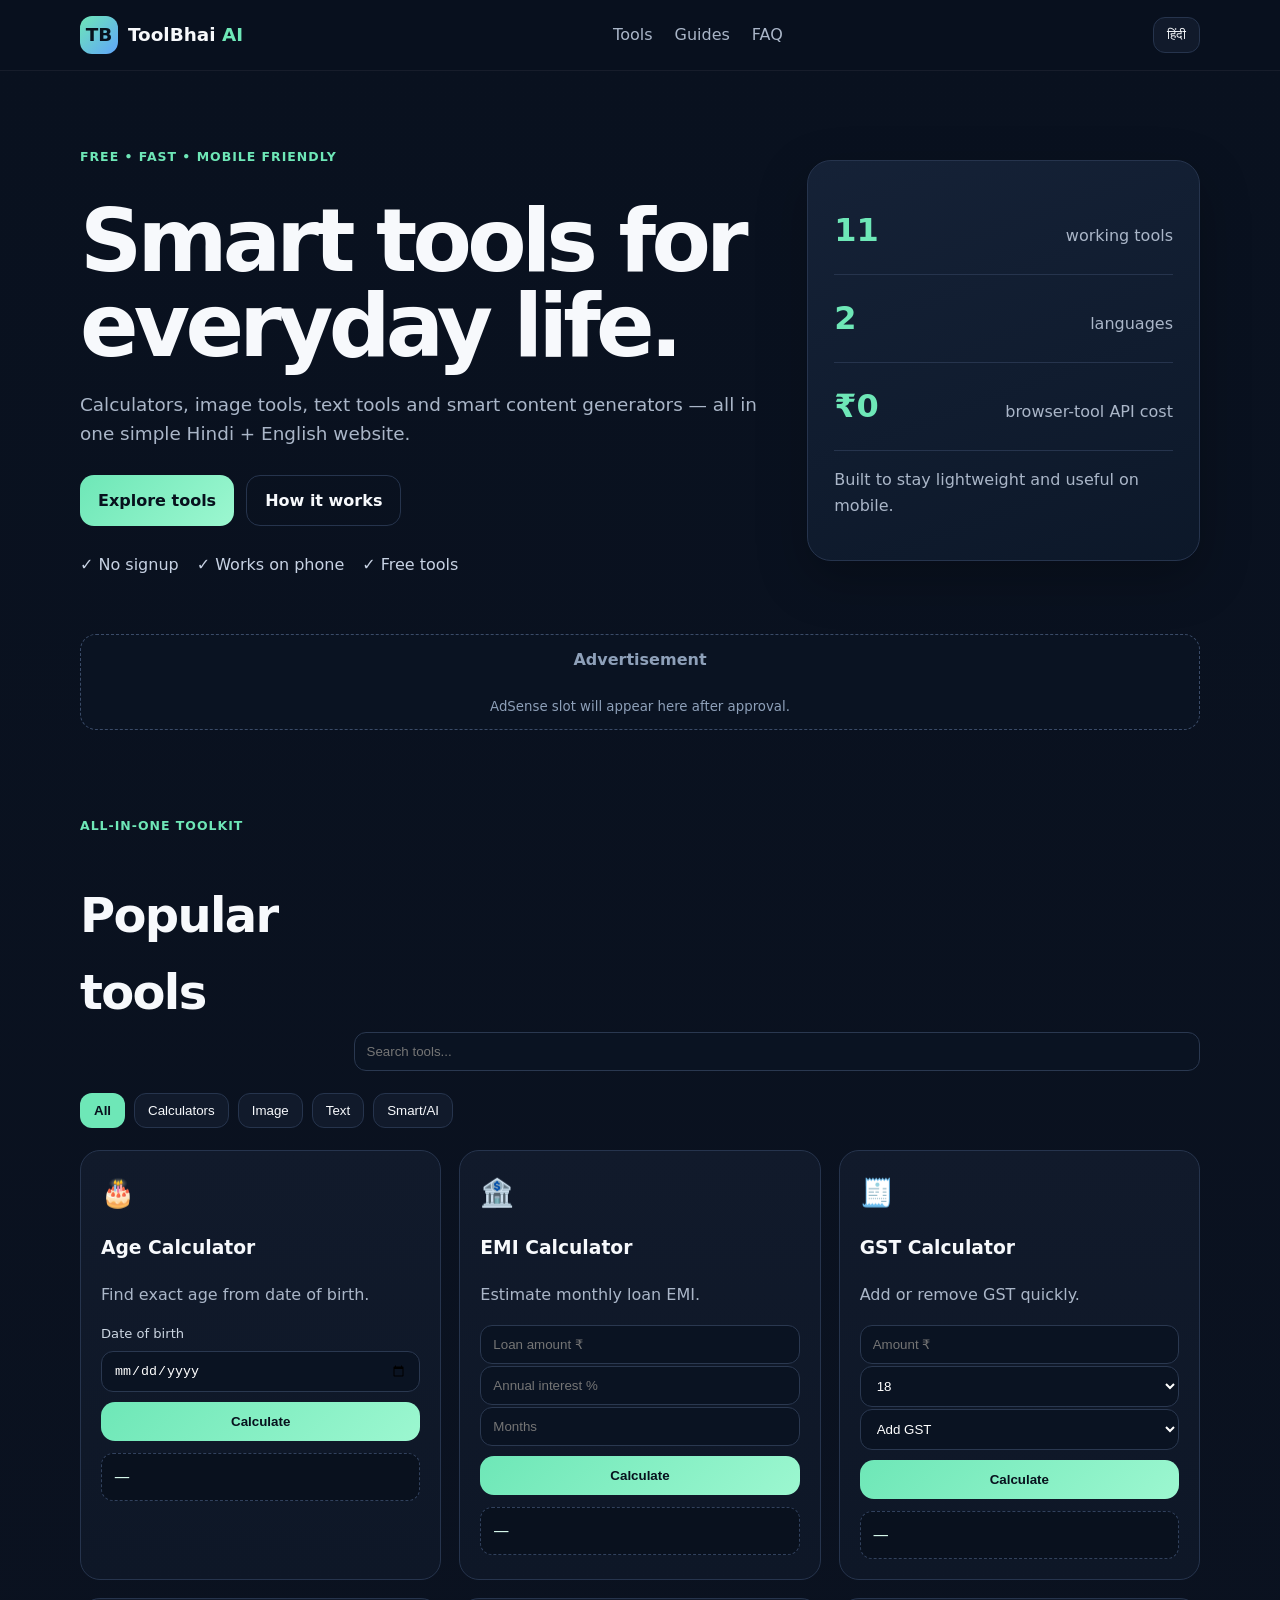
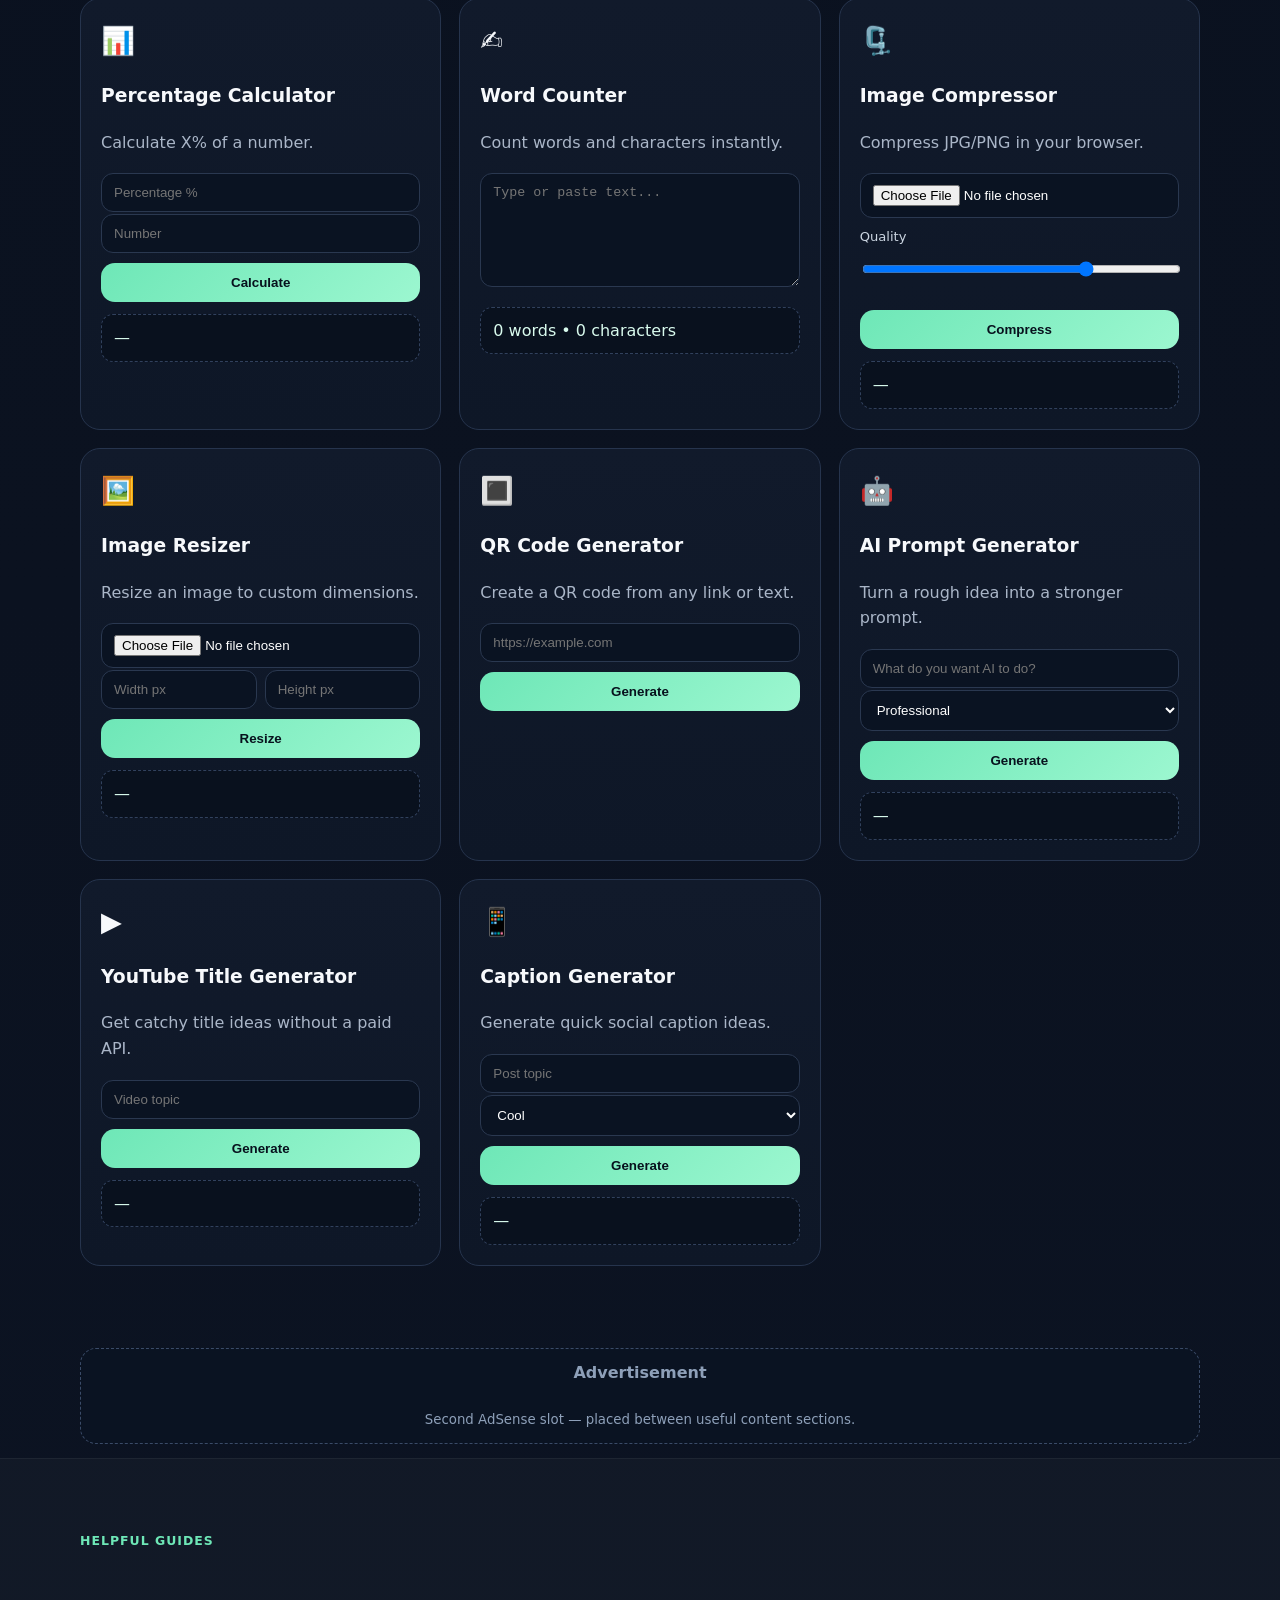
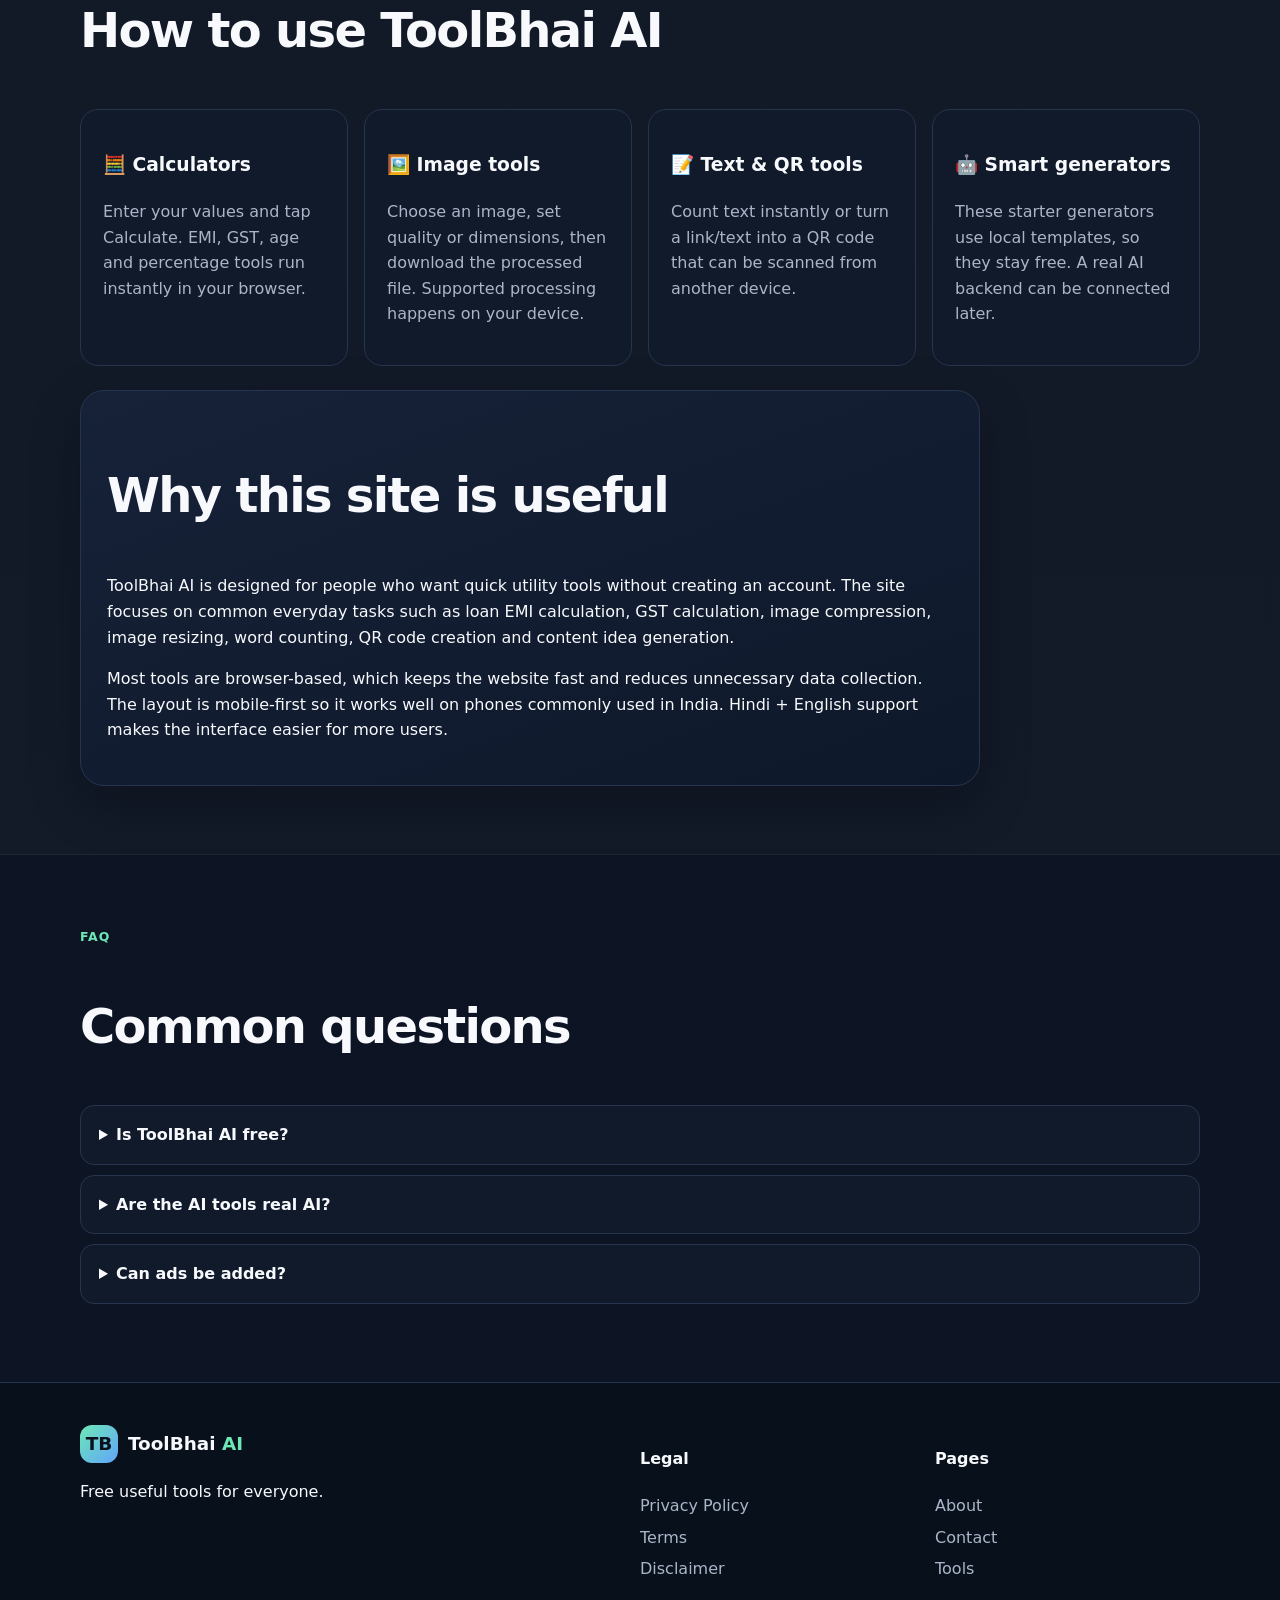
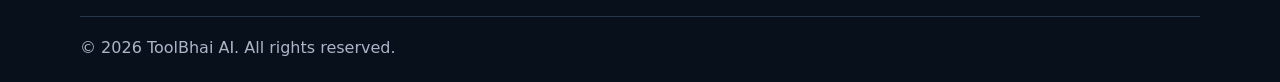
<file: index.html>
<!doctype html>
<html lang="en">
<head>
  <meta charset="utf-8" />
  <meta name="viewport" content="width=device-width, initial-scale=1" />
  <title>ToolBhai AI — Free Online Tools in Hindi & English</title>
  <meta name="description" content="Free online calculators, image tools, text tools, QR code generator and smart content tools for Indian mobile users. Hindi + English." />
  <meta name="robots" content="index,follow,max-image-preview:large" />
  <link rel="canonical" href="https://ashuprajapati75359-alt.github.io/toolbhai-ai/" />
  <meta property="og:title" content="ToolBhai AI — Free Online Tools" />
  <meta property="og:description" content="Fast, free and mobile-friendly tools for calculations, images, text, QR codes and content ideas." />
  <meta property="og:type" content="website" />
  <meta property="og:url" content="https://ashuprajapati75359-alt.github.io/toolbhai-ai/" />
  <link rel="stylesheet" href="styles.css" />
  <script async src="https://pagead2.googlesyndication.com/pagead/js/adsbygoogle.js?client=ca-pub-1234567890123456" crossorigin="anonymous"></script>
  <!-- Search Console verification meta tag can also be added here. -->
  <script type="application/ld+json">
  {
    "@context":"https://schema.org",
    "@type":"WebSite",
    "name":"ToolBhai AI",
    "url":"https://ashuprajapati75359-alt.github.io/toolbhai-ai/",
    "description":"Free Hindi + English online utility tools."
  }
  </script>
</head>
<body>
<header class="site-header">
  <div class="container nav">
    <a class="brand" href="#top"><span class="brand-mark">TB</span><span>ToolBhai <b>AI</b></span></a>
    <nav class="nav-links"><a href="#tools">Tools</a><a href="#guides">Guides</a><a href="#faq">FAQ</a></nav>
    <button id="langToggle" class="lang-btn" type="button">हिंदी</button>
  </div>
</header>

<main id="top">
  <section class="hero">
    <div class="container hero-grid">
      <div>
        <span class="eyebrow" data-i18n="eyebrow">Free • Fast • Mobile friendly</span>
        <h1 data-i18n="heroTitle">Smart tools for everyday life.</h1>
        <p class="hero-copy" data-i18n="heroCopy">Calculators, image tools, text tools and smart content generators — all in one simple Hindi + English website.</p>
        <div class="hero-actions"><a class="btn primary" href="#tools">Explore tools</a><a class="btn ghost" href="#guides">How it works</a></div>
        <div class="trust-row"><span>✓ No signup</span><span>✓ Works on phone</span><span>✓ Free tools</span></div>
      </div>
      <div class="hero-card">
        <div class="mini-stat"><strong>11</strong><span>working tools</span></div>
        <div class="mini-stat"><strong>2</strong><span>languages</span></div>
        <div class="mini-stat"><strong>₹0</strong><span>browser-tool API cost</span></div>
        <p>Built to stay lightweight and useful on mobile.</p>
      </div>
    </div>
  </section>

  <section class="container ad-section" aria-label="Advertisement">
    <div class="ad-placeholder"><span>Advertisement</span><small>AdSense slot will appear here after approval.</small></div>
  </section>

  <section class="container section" id="tools">
    <div class="section-head">
      <div><span class="eyebrow">All-in-one toolkit</span><h2>Popular tools</h2></div>
      <input id="toolSearch" class="search" type="search" placeholder="Search tools..." aria-label="Search tools" />
    </div>
    <div class="category-chips" id="chips">
      <button class="chip active" data-filter="all">All</button>
      <button class="chip" data-filter="calculator">Calculators</button>
      <button class="chip" data-filter="image">Image</button>
      <button class="chip" data-filter="text">Text</button>
      <button class="chip" data-filter="smart">Smart/AI</button>
    </div>

    <div class="tool-grid" id="toolGrid">
      <article class="tool-card" data-category="calculator" data-name="age calculator"><div class="icon">🎂</div><h3>Age Calculator</h3><p>Find exact age from date of birth.</p><label>Date of birth</label><input id="dob" type="date" /><button class="btn small" onclick="calcAge()">Calculate</button><div class="result" id="ageResult">—</div></article>
      <article class="tool-card" data-category="calculator" data-name="emi calculator loan"><div class="icon">🏦</div><h3>EMI Calculator</h3><p>Estimate monthly loan EMI.</p><input id="loan" type="number" placeholder="Loan amount ₹" min="0" /><input id="rate" type="number" step="0.01" placeholder="Annual interest %" min="0" /><input id="months" type="number" placeholder="Months" min="1" /><button class="btn small" onclick="calcEMI()">Calculate</button><div class="result" id="emiResult">—</div></article>
      <article class="tool-card" data-category="calculator" data-name="gst calculator"><div class="icon">🧾</div><h3>GST Calculator</h3><p>Add or remove GST quickly.</p><input id="gstAmount" type="number" placeholder="Amount ₹" min="0" /><select id="gstRate"><option>5</option><option>12</option><option selected>18</option><option>28</option></select><select id="gstMode"><option value="add">Add GST</option><option value="remove">Remove GST</option></select><button class="btn small" onclick="calcGST()">Calculate</button><div class="result" id="gstResult">—</div></article>
      <article class="tool-card" data-category="calculator" data-name="percentage calculator"><div class="icon">📊</div><h3>Percentage Calculator</h3><p>Calculate X% of a number.</p><input id="pct" type="number" placeholder="Percentage %" /><input id="pctNum" type="number" placeholder="Number" /><button class="btn small" onclick="calcPercent()">Calculate</button><div class="result" id="pctResult">—</div></article>
      <article class="tool-card" data-category="text" data-name="word counter text"><div class="icon">✍️</div><h3>Word Counter</h3><p>Count words and characters instantly.</p><textarea id="wordText" rows="6" placeholder="Type or paste text..."></textarea><div class="result" id="wordResult">0 words • 0 characters</div></article>
      <article class="tool-card" data-category="image" data-name="image compressor compress"><div class="icon">🗜️</div><h3>Image Compressor</h3><p>Compress JPG/PNG in your browser.</p><input id="compressInput" type="file" accept="image/*" /><label>Quality <input id="quality" type="range" min="0.2" max="0.95" step="0.05" value="0.75"/></label><button class="btn small" onclick="compressImage()">Compress</button><div class="result" id="compressResult">—</div></article>
      <article class="tool-card" data-category="image" data-name="image resizer resize"><div class="icon">🖼️</div><h3>Image Resizer</h3><p>Resize an image to custom dimensions.</p><input id="resizeInput" type="file" accept="image/*" /><div class="two-col"><input id="resizeW" type="number" placeholder="Width px" min="1" /><input id="resizeH" type="number" placeholder="Height px" min="1" /></div><button class="btn small" onclick="resizeImage()">Resize</button><div class="result" id="resizeResult">—</div></article>
      <article class="tool-card" data-category="text" data-name="qr code generator"><div class="icon">🔳</div><h3>QR Code Generator</h3><p>Create a QR code from any link or text.</p><input id="qrText" type="text" placeholder="https://example.com" /><button class="btn small" onclick="makeQR()">Generate</button><div class="qr-wrap" id="qrWrap"></div></article>
      <article class="tool-card" data-category="smart" data-name="ai prompt generator"><div class="icon">🤖</div><h3>AI Prompt Generator</h3><p>Turn a rough idea into a stronger prompt.</p><input id="promptTask" type="text" placeholder="What do you want AI to do?" /><select id="promptTone"><option>Professional</option><option>Friendly</option><option>Creative</option><option>Concise</option></select><button class="btn small" onclick="makePrompt()">Generate</button><div class="result selectable" id="promptResult">—</div></article>
      <article class="tool-card" data-category="smart" data-name="youtube title generator ai"><div class="icon">▶️</div><h3>YouTube Title Generator</h3><p>Get catchy title ideas without a paid API.</p><input id="ytTopic" type="text" placeholder="Video topic" /><button class="btn small" onclick="makeTitles()">Generate</button><div class="result selectable" id="ytResult">—</div></article>
      <article class="tool-card" data-category="smart" data-name="instagram caption generator ai"><div class="icon">📱</div><h3>Caption Generator</h3><p>Generate quick social caption ideas.</p><input id="captionTopic" type="text" placeholder="Post topic" /><select id="captionMood"><option>Cool</option><option>Funny</option><option>Motivational</option><option>Simple</option></select><button class="btn small" onclick="makeCaption()">Generate</button><div class="result selectable" id="captionResult">—</div></article>
    </div>
  </section>

  <section class="container ad-section" aria-label="Advertisement">
    <div class="ad-placeholder"><span>Advertisement</span><small>Second AdSense slot — placed between useful content sections.</small></div>
  </section>

  <section class="section muted" id="guides">
    <div class="container">
      <span class="eyebrow">Helpful guides</span><h2>How to use ToolBhai AI</h2>
      <div class="guide-grid">
        <article class="feature"><h3>🧮 Calculators</h3><p>Enter your values and tap Calculate. EMI, GST, age and percentage tools run instantly in your browser.</p></article>
        <article class="feature"><h3>🖼️ Image tools</h3><p>Choose an image, set quality or dimensions, then download the processed file. Supported processing happens on your device.</p></article>
        <article class="feature"><h3>📝 Text & QR tools</h3><p>Count text instantly or turn a link/text into a QR code that can be scanned from another device.</p></article>
        <article class="feature"><h3>🤖 Smart generators</h3><p>These starter generators use local templates, so they stay free. A real AI backend can be connected later.</p></article>
      </div>
      <div class="content-card seo-copy">
        <h2>Why this site is useful</h2>
        <p>ToolBhai AI is designed for people who want quick utility tools without creating an account. The site focuses on common everyday tasks such as loan EMI calculation, GST calculation, image compression, image resizing, word counting, QR code creation and content idea generation.</p>
        <p>Most tools are browser-based, which keeps the website fast and reduces unnecessary data collection. The layout is mobile-first so it works well on phones commonly used in India. Hindi + English support makes the interface easier for more users.</p>
      </div>
    </div>
  </section>

  <section class="container section" id="faq">
    <span class="eyebrow">FAQ</span><h2>Common questions</h2>
    <details><summary>Is ToolBhai AI free?</summary><p>Yes. The current browser-based tools are free to use.</p></details>
    <details><summary>Are the AI tools real AI?</summary><p>The current prompt, title and caption generators are template-based. They do not send your text to a paid AI API.</p></details>
    <details><summary>Can ads be added?</summary><p>Yes. Ad slots are prepared. Actual Google ads can be enabled after the site is connected to an approved AdSense account.</p></details>
  </section>
</main>

<footer>
  <div class="container footer-grid">
    <div><div class="brand"><span class="brand-mark">TB</span><span>ToolBhai <b>AI</b></span></div><p>Free useful tools for everyone.</p></div>
    <div><h4>Legal</h4><a href="privacy.html">Privacy Policy</a><a href="terms.html">Terms</a><a href="disclaimer.html">Disclaimer</a></div>
    <div><h4>Pages</h4><a href="about.html">About</a><a href="contact.html">Contact</a><a href="#tools">Tools</a></div>
  </div>
  <div class="container copyright">© <span id="year"></span> ToolBhai AI. All rights reserved.</div>
</footer>
<canvas id="workCanvas" hidden></canvas>
<script src="app.js"></script>
</body>
</html>
</file>
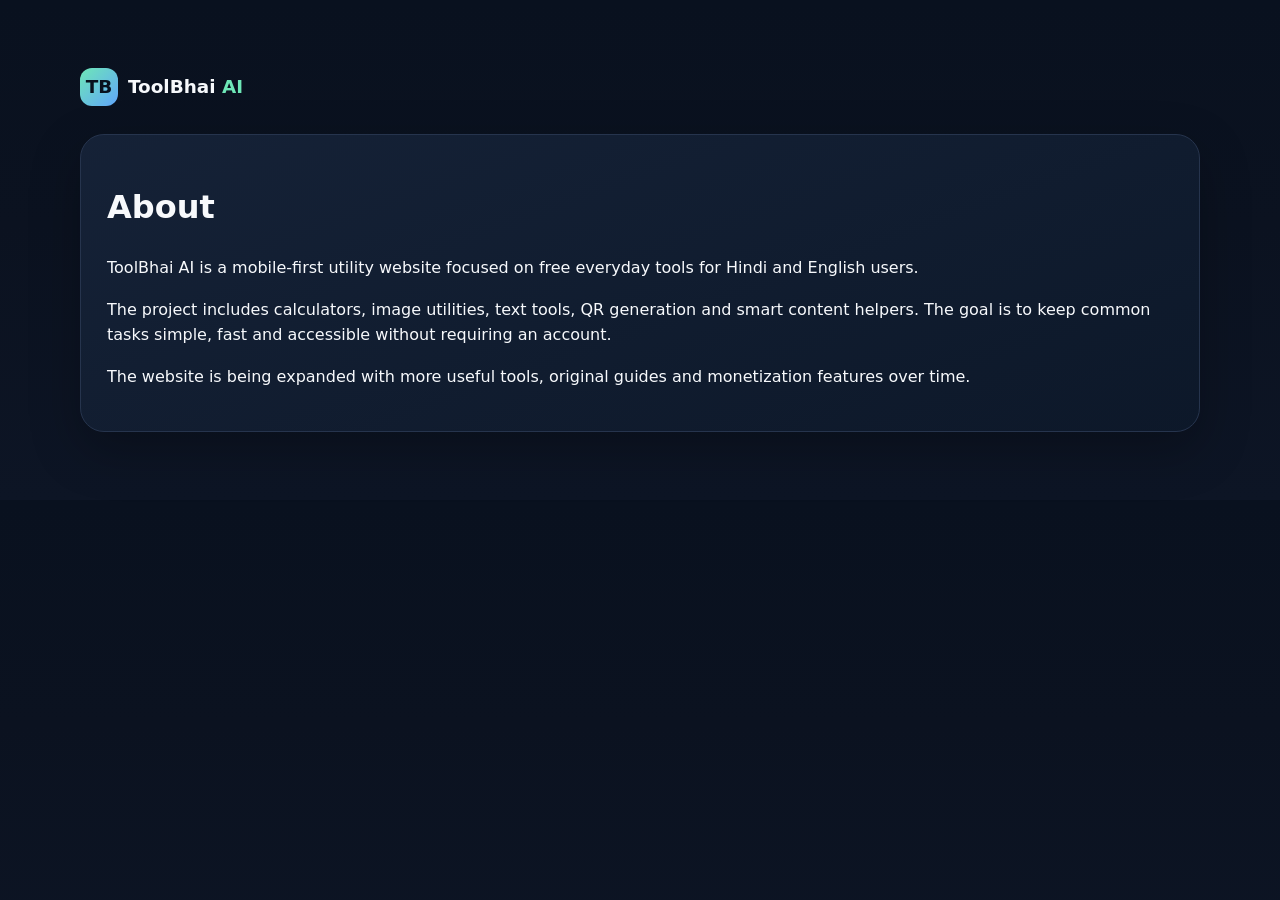
<file: about.html>
<!doctype html><html lang="en"><head><meta charset="utf-8"><meta name="viewport" content="width=device-width,initial-scale=1"><title>About — ToolBhai AI</title><meta name="description" content="About ToolBhai AI and its free online utility tools."><link rel="canonical" href="https://ashuprajapati75359-alt.github.io/toolbhai-ai/about.html"><link rel="stylesheet" href="styles.css"></head><body><main class="container section"><a class="brand" href="index.html"><span class="brand-mark">TB</span><span>ToolBhai <b>AI</b></span></a><div class="content-card" style="margin-top:28px"><h1>About</h1><p>ToolBhai AI is a mobile-first utility website focused on free everyday tools for Hindi and English users.</p><p>The project includes calculators, image utilities, text tools, QR generation and smart content helpers. The goal is to keep common tasks simple, fast and accessible without requiring an account.</p><p>The website is being expanded with more useful tools, original guides and monetization features over time.</p></div></main></body></html>
</file>
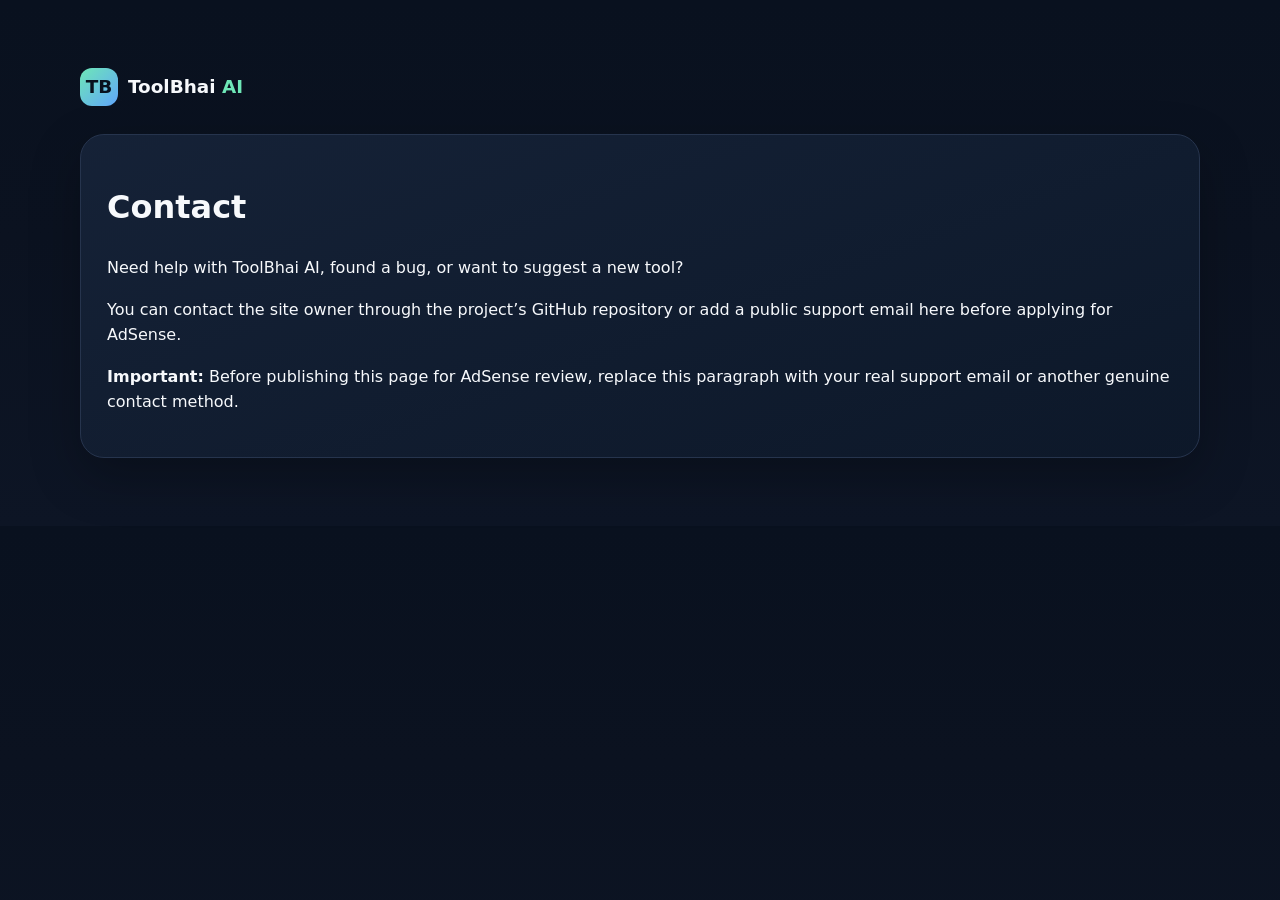
<file: contact.html>
<!doctype html><html lang="en"><head><meta charset="utf-8"><meta name="viewport" content="width=device-width,initial-scale=1"><title>Contact — ToolBhai AI</title><meta name="description" content="Contact ToolBhai AI for support, feedback and tool suggestions."><link rel="canonical" href="https://ashuprajapati75359-alt.github.io/toolbhai-ai/contact.html"><link rel="stylesheet" href="styles.css"></head><body><main class="container section"><a class="brand" href="index.html"><span class="brand-mark">TB</span><span>ToolBhai <b>AI</b></span></a><div class="content-card" style="margin-top:28px"><h1>Contact</h1><p>Need help with ToolBhai AI, found a bug, or want to suggest a new tool?</p><p>You can contact the site owner through the project’s GitHub repository or add a public support email here before applying for AdSense.</p><p><strong>Important:</strong> Before publishing this page for AdSense review, replace this paragraph with your real support email or another genuine contact method.</p></div></main></body></html>
</file>
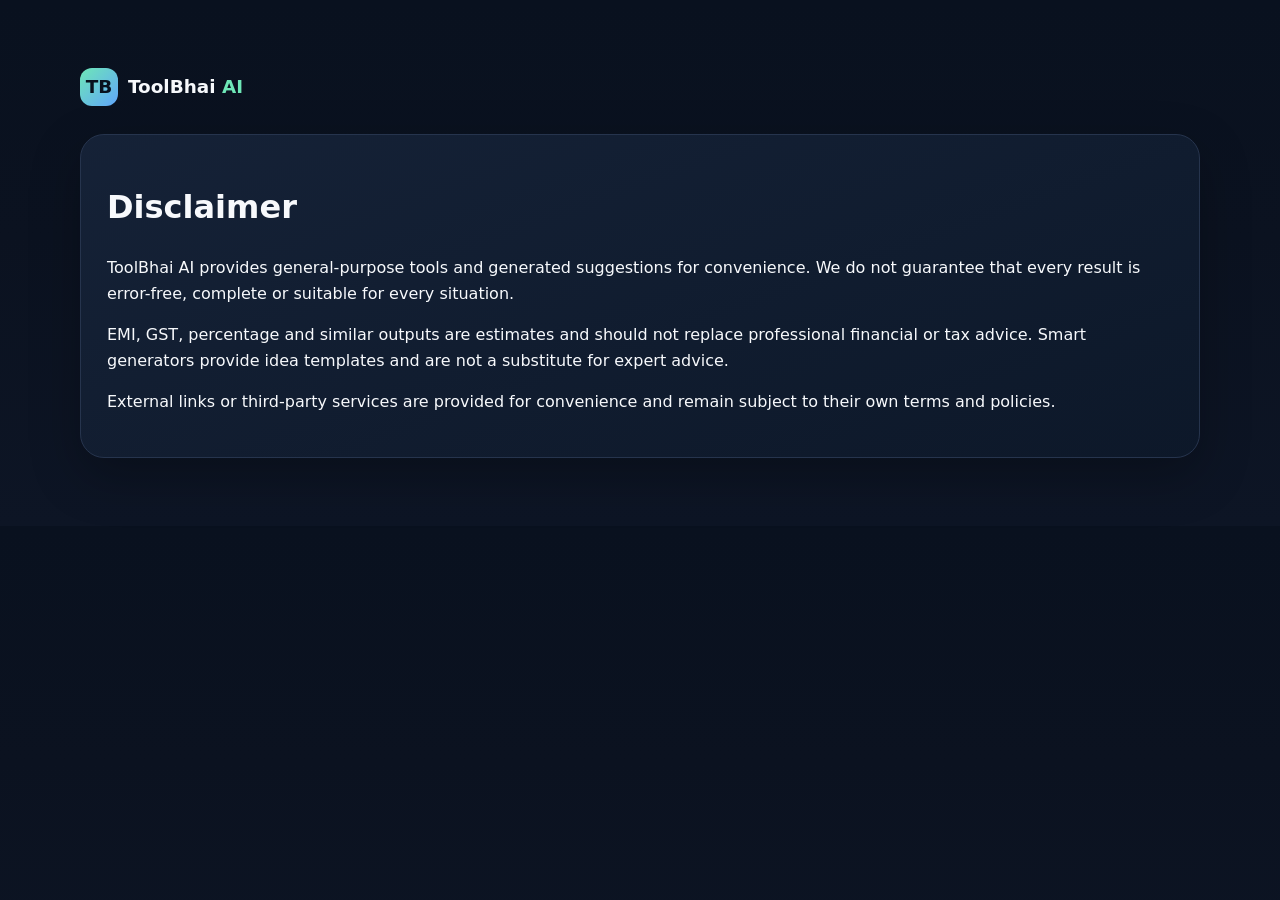
<file: disclaimer.html>
<!doctype html><html lang="en"><head><meta charset="utf-8"><meta name="viewport" content="width=device-width,initial-scale=1"><title>Disclaimer — ToolBhai AI</title><meta name="description" content="Disclaimer for ToolBhai AI calculators, generators and utility tools."><link rel="canonical" href="https://ashuprajapati75359-alt.github.io/toolbhai-ai/disclaimer.html"><link rel="stylesheet" href="styles.css"></head><body><main class="container section"><a class="brand" href="index.html"><span class="brand-mark">TB</span><span>ToolBhai <b>AI</b></span></a><div class="content-card" style="margin-top:28px"><h1>Disclaimer</h1><p>ToolBhai AI provides general-purpose tools and generated suggestions for convenience. We do not guarantee that every result is error-free, complete or suitable for every situation.</p><p>EMI, GST, percentage and similar outputs are estimates and should not replace professional financial or tax advice. Smart generators provide idea templates and are not a substitute for expert advice.</p><p>External links or third-party services are provided for convenience and remain subject to their own terms and policies.</p></div></main></body></html>
</file>
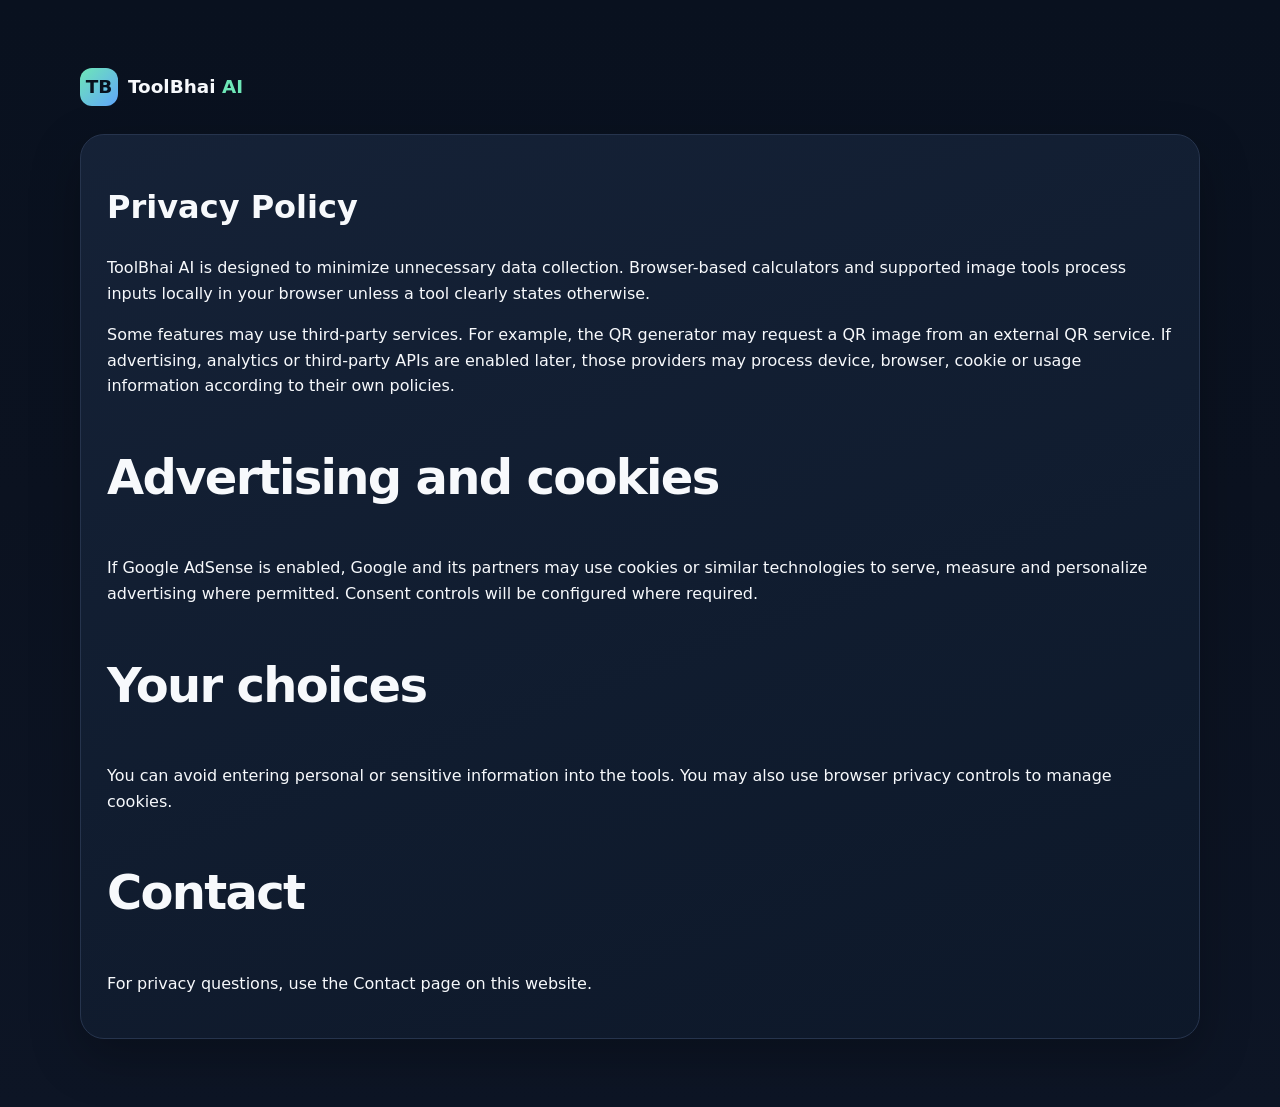
<file: privacy.html>
<!doctype html><html lang="en"><head><meta charset="utf-8"><meta name="viewport" content="width=device-width,initial-scale=1"><title>Privacy Policy — ToolBhai AI</title><meta name="description" content="Privacy policy for ToolBhai AI, including browser tools, advertising and cookies."><link rel="canonical" href="https://ashuprajapati75359-alt.github.io/toolbhai-ai/privacy.html"><link rel="stylesheet" href="styles.css"></head><body><main class="container section"><a class="brand" href="index.html"><span class="brand-mark">TB</span><span>ToolBhai <b>AI</b></span></a><div class="content-card" style="margin-top:28px"><h1>Privacy Policy</h1><p>ToolBhai AI is designed to minimize unnecessary data collection. Browser-based calculators and supported image tools process inputs locally in your browser unless a tool clearly states otherwise.</p>
<p>Some features may use third-party services. For example, the QR generator may request a QR image from an external QR service. If advertising, analytics or third-party APIs are enabled later, those providers may process device, browser, cookie or usage information according to their own policies.</p>
<h2>Advertising and cookies</h2><p>If Google AdSense is enabled, Google and its partners may use cookies or similar technologies to serve, measure and personalize advertising where permitted. Consent controls will be configured where required.</p>
<h2>Your choices</h2><p>You can avoid entering personal or sensitive information into the tools. You may also use browser privacy controls to manage cookies.</p>
<h2>Contact</h2><p>For privacy questions, use the Contact page on this website.</p></div></main></body></html>
</file>
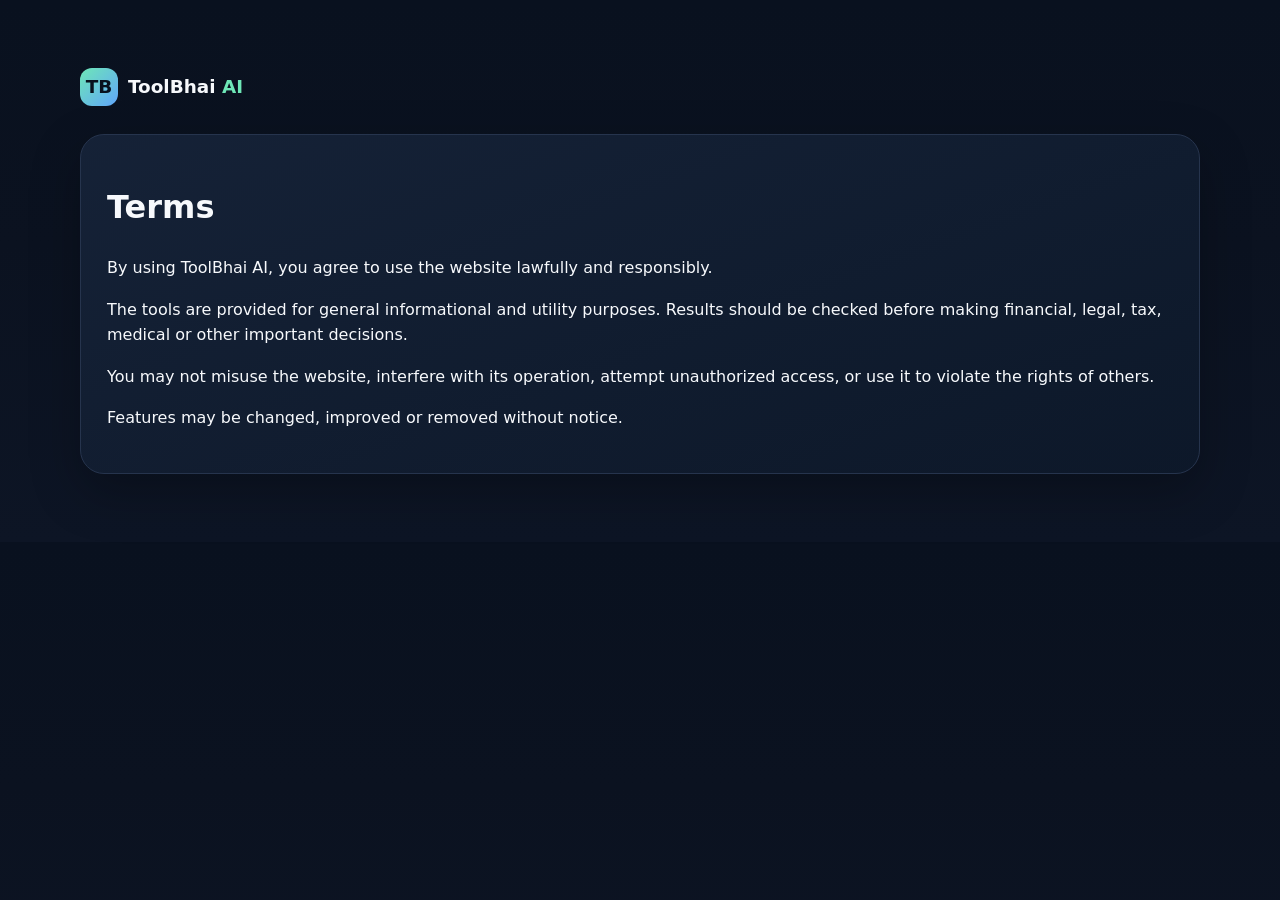
<file: terms.html>
<!doctype html><html lang="en"><head><meta charset="utf-8"><meta name="viewport" content="width=device-width,initial-scale=1"><title>Terms — ToolBhai AI</title><meta name="description" content="Terms of use for ToolBhai AI."><link rel="canonical" href="https://ashuprajapati75359-alt.github.io/toolbhai-ai/terms.html"><link rel="stylesheet" href="styles.css"></head><body><main class="container section"><a class="brand" href="index.html"><span class="brand-mark">TB</span><span>ToolBhai <b>AI</b></span></a><div class="content-card" style="margin-top:28px"><h1>Terms</h1><p>By using ToolBhai AI, you agree to use the website lawfully and responsibly.</p><p>The tools are provided for general informational and utility purposes. Results should be checked before making financial, legal, tax, medical or other important decisions.</p><p>You may not misuse the website, interfere with its operation, attempt unauthorized access, or use it to violate the rights of others.</p><p>Features may be changed, improved or removed without notice.</p></div></main></body></html>
</file>
<file: styles.css>
:root{--bg:#0b1220;--panel:#111a2b;--panel2:#162238;--text:#f7f9fc;--muted:#aab6c8;--accent:#6ee7b7;--accent2:#60a5fa;--border:#26344d;--shadow:0 18px 50px rgba(0,0,0,.25)}
*{box-sizing:border-box}html{scroll-behavior:smooth}body{margin:0;font-family:Inter,ui-sans-serif,system-ui,-apple-system,Segoe UI,Roboto,Arial,sans-serif;background:linear-gradient(180deg,#09111f 0%,#0b1220 45%,#0d1525 100%);color:var(--text);line-height:1.6}a{color:inherit;text-decoration:none}.container{width:min(1120px,92%);margin:auto}.site-header{position:sticky;top:0;z-index:20;background:rgba(9,17,31,.88);backdrop-filter:blur(14px);border-bottom:1px solid rgba(255,255,255,.06)}.nav{height:70px;display:flex;align-items:center;justify-content:space-between;gap:20px}.brand{display:flex;align-items:center;gap:10px;font-weight:800;font-size:1.15rem}.brand b{color:var(--accent)}.brand-mark{display:grid;place-items:center;width:38px;height:38px;border-radius:12px;background:linear-gradient(135deg,var(--accent),var(--accent2));color:#08111d;font-weight:900}.nav-links{display:flex;gap:22px;color:var(--muted)}.lang-btn,.chip{border:1px solid var(--border);background:var(--panel);color:var(--text);padding:9px 13px;border-radius:12px}.hero{padding:72px 0 42px}.hero-grid{display:grid;grid-template-columns:1.4fr .8fr;gap:40px;align-items:center}.eyebrow{display:inline-block;color:var(--accent);font-weight:800;text-transform:uppercase;letter-spacing:.08em;font-size:.78rem}.hero h1{font-size:clamp(2.6rem,7vw,5.4rem);line-height:.98;letter-spacing:-.055em;margin:.35em 0 .25em}.hero-copy{font-size:1.15rem;color:var(--muted);max-width:720px}.hero-actions{display:flex;gap:12px;flex-wrap:wrap;margin:26px 0}.btn{display:inline-flex;align-items:center;justify-content:center;border:none;border-radius:14px;padding:12px 18px;font-weight:800;cursor:pointer}.btn.primary,.btn.small{background:linear-gradient(135deg,var(--accent),#9cf7d0);color:#07111d}.btn.ghost{border:1px solid var(--border);background:transparent}.btn.small{width:100%;margin-top:10px}.trust-row{display:flex;gap:18px;flex-wrap:wrap;color:#c7d2e3}.hero-card,.content-card{background:linear-gradient(160deg,rgba(22,34,56,.96),rgba(13,24,42,.96));border:1px solid var(--border);border-radius:24px;padding:26px;box-shadow:var(--shadow)}.mini-stat{display:flex;align-items:baseline;justify-content:space-between;padding:18px 0;border-bottom:1px solid var(--border)}.mini-stat strong{font-size:2rem;color:var(--accent)}.mini-stat span,.hero-card p,.tool-card p,.feature p{color:var(--muted)}.section{padding:68px 0}.muted{background:rgba(255,255,255,.025);border-block:1px solid rgba(255,255,255,.05)}.section-head{display:flex;align-items:end;justify-content:space-between;gap:20px;margin-bottom:22px}.section-head h2,.section h2{font-size:clamp(2rem,4vw,3rem);letter-spacing:-.035em}.search{min-width:260px}.category-chips{display:flex;gap:9px;flex-wrap:wrap;margin-bottom:22px}.chip.active{background:var(--accent);color:#08111d;border-color:transparent;font-weight:800}.tool-grid{display:grid;grid-template-columns:repeat(3,1fr);gap:18px}.tool-card{background:linear-gradient(180deg,var(--panel),#0e1727);border:1px solid var(--border);border-radius:20px;padding:20px}.tool-card .icon{font-size:1.7rem}.tool-card label{font-size:.82rem;color:#cbd5e1;display:block;margin:8px 0 5px}input,select,textarea{width:100%;background:#0a1322;border:1px solid #2a3850;color:#fff;border-radius:12px;padding:11px 12px;outline:none;margin-top:2px}textarea{resize:vertical}.two-col{display:grid;grid-template-columns:1fr 1fr;gap:8px}.result{margin-top:12px;background:#09111e;border:1px dashed #31415d;border-radius:12px;padding:10px 12px;color:#d9fbee;min-height:46px;overflow-wrap:anywhere}.selectable{white-space:pre-line}.qr-wrap{display:grid;place-items:center;margin-top:12px}.qr-wrap img{max-width:180px;background:#fff;padding:8px;border-radius:12px}.guide-grid{display:grid;grid-template-columns:repeat(4,1fr);gap:16px}.feature{padding:22px;border:1px solid var(--border);border-radius:18px;background:var(--panel)}.seo-copy{margin-top:24px;max-width:900px}.ad-section{padding:14px 0}.ad-placeholder{min-height:96px;border:1px dashed #3a4b68;border-radius:16px;display:grid;place-items:center;text-align:center;background:#0a1322;color:#8ea0b9}.ad-placeholder span{font-weight:800}.ad-placeholder small{display:block}.section details{background:var(--panel);border:1px solid var(--border);border-radius:14px;padding:16px 18px;margin:10px 0}.section summary{cursor:pointer;font-weight:700}footer{border-top:1px solid var(--border);padding:42px 0 22px;background:#08101c}.footer-grid{display:grid;grid-template-columns:2fr 1fr 1fr;gap:30px}.footer-grid a{display:block;color:var(--muted);margin:6px 0}.copyright{border-top:1px solid var(--border);margin-top:28px;padding-top:18px;color:var(--muted)}.hidden{display:none!important}
@media(max-width:900px){.hero-grid{grid-template-columns:1fr}.tool-grid{grid-template-columns:repeat(2,1fr)}.guide-grid{grid-template-columns:repeat(2,1fr)}}
@media(max-width:640px){.nav-links{display:none}.hero{padding-top:52px}.tool-grid,.guide-grid,.footer-grid{grid-template-columns:1fr}.section-head{align-items:stretch;flex-direction:column}.search{min-width:0}.hero-card{padding:20px}}
</file>
